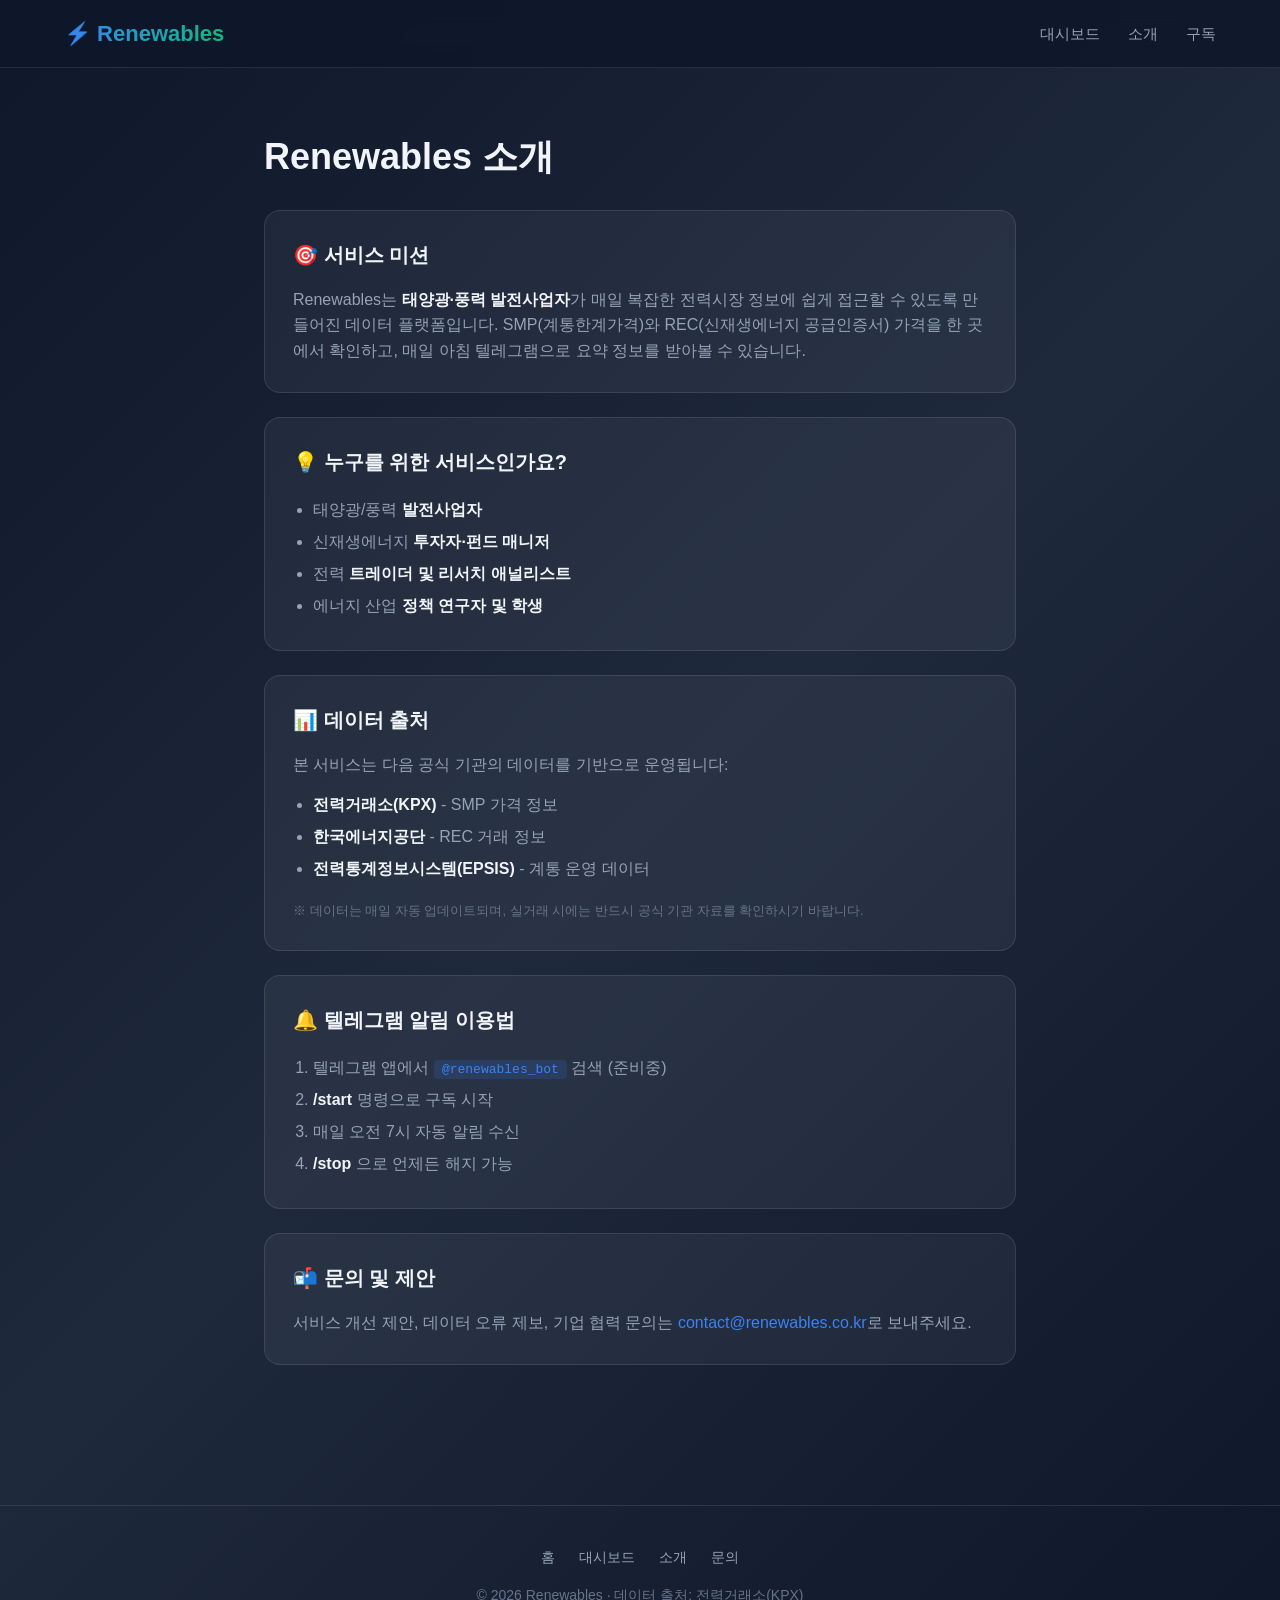
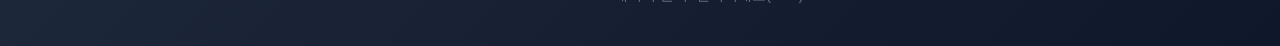
<file: about.html>
<!DOCTYPE html>
<html lang="ko">
<head>
<meta charset="UTF-8">
<meta name="viewport" content="width=device-width, initial-scale=1.0">
<title>소개 - Renewables</title>
<meta name="description" content="Renewables 서비스 소개 및 데이터 출처 안내">
<link rel="stylesheet" href="assets/style.css">
</head>
<body>

<nav class="nav">
  <div class="nav-inner">
    <a href="/" class="logo">⚡ Renewables</a>
    <div class="nav-links">
      <a href="/dashboard.html">대시보드</a>
      <a href="/about.html">소개</a>
      <a href="/#subscribe">구독</a>
    </div>
  </div>
</nav>

<div class="container" style="max-width:800px">
  <h1 class="section-title" style="text-align:left; margin-bottom:24px">Renewables 소개</h1>

  <div class="card" style="margin-bottom:24px">
    <h3 style="font-size:20px; margin-bottom:16px">🎯 서비스 미션</h3>
    <p style="color:var(--text-secondary); font-size:16px">
      Renewables는 <strong style="color:var(--text-primary)">태양광·풍력 발전사업자</strong>가 
      매일 복잡한 전력시장 정보에 쉽게 접근할 수 있도록 만들어진 데이터 플랫폼입니다.
      SMP(계통한계가격)와 REC(신재생에너지 공급인증서) 가격을 한 곳에서 확인하고, 
      매일 아침 텔레그램으로 요약 정보를 받아볼 수 있습니다.
    </p>
  </div>

  <div class="card" style="margin-bottom:24px">
    <h3 style="font-size:20px; margin-bottom:16px">💡 누구를 위한 서비스인가요?</h3>
    <ul style="color:var(--text-secondary); font-size:16px; padding-left:20px; line-height:2">
      <li>태양광/풍력 <strong style="color:var(--text-primary)">발전사업자</strong></li>
      <li>신재생에너지 <strong style="color:var(--text-primary)">투자자·펀드 매니저</strong></li>
      <li>전력 <strong style="color:var(--text-primary)">트레이더 및 리서치 애널리스트</strong></li>
      <li>에너지 산업 <strong style="color:var(--text-primary)">정책 연구자 및 학생</strong></li>
    </ul>
  </div>

  <div class="card" style="margin-bottom:24px">
    <h3 style="font-size:20px; margin-bottom:16px">📊 데이터 출처</h3>
    <p style="color:var(--text-secondary); margin-bottom:12px">
      본 서비스는 다음 공식 기관의 데이터를 기반으로 운영됩니다:
    </p>
    <ul style="color:var(--text-secondary); padding-left:20px; line-height:2">
      <li><strong style="color:var(--text-primary)">전력거래소(KPX)</strong> - SMP 가격 정보</li>
      <li><strong style="color:var(--text-primary)">한국에너지공단</strong> - REC 거래 정보</li>
      <li><strong style="color:var(--text-primary)">전력통계정보시스템(EPSIS)</strong> - 계통 운영 데이터</li>
    </ul>
    <p style="color:var(--text-muted); font-size:13px; margin-top:16px">
      ※ 데이터는 매일 자동 업데이트되며, 실거래 시에는 반드시 공식 기관 자료를 확인하시기 바랍니다.
    </p>
  </div>

  <div class="card" style="margin-bottom:24px">
    <h3 style="font-size:20px; margin-bottom:16px">🔔 텔레그램 알림 이용법</h3>
    <ol style="color:var(--text-secondary); padding-left:20px; line-height:2">
      <li>텔레그램 앱에서 <code style="background:rgba(59,130,246,0.15); padding:2px 8px; border-radius:4px; color:var(--blue)">@renewables_bot</code> 검색 (준비중)</li>
      <li><strong style="color:var(--text-primary)">/start</strong> 명령으로 구독 시작</li>
      <li>매일 오전 7시 자동 알림 수신</li>
      <li><strong style="color:var(--text-primary)">/stop</strong> 으로 언제든 해지 가능</li>
    </ol>
  </div>

  <div class="card">
    <h3 style="font-size:20px; margin-bottom:16px">📬 문의 및 제안</h3>
    <p style="color:var(--text-secondary)">
      서비스 개선 제안, 데이터 오류 제보, 기업 협력 문의는 
      <a href="mailto:contact@renewables.co.kr">contact@renewables.co.kr</a>로 보내주세요.
    </p>
  </div>
</div>

<footer class="footer">
  <div class="footer-links">
    <a href="/">홈</a>
    <a href="/dashboard.html">대시보드</a>
    <a href="/about.html">소개</a>
    <a href="mailto:contact@renewables.co.kr">문의</a>
  </div>
  <p>© 2026 Renewables · 데이터 출처: 전력거래소(KPX)</p>
</footer>

</body>
</html>
</file>
<file: assets/style.css>
/* ======================================
   Renewables - Design System
====================================== */
:root {
  --bg-primary: #0f172a;
  --bg-secondary: #1e293b;
  --bg-card: rgba(255, 255, 255, 0.05);
  --border: rgba(255, 255, 255, 0.1);
  --text-primary: #f1f5f9;
  --text-secondary: #94a3b8;
  --text-muted: #64748b;
  --blue: #3b82f6;
  --green: #10b981;
  --red: #ef4444;
  --yellow: #f59e0b;
  --gradient: linear-gradient(90deg, #3b82f6, #10b981);
}

* { box-sizing: border-box; margin: 0; padding: 0; }

html { scroll-behavior: smooth; }

body {
  font-family: -apple-system, BlinkMacSystemFont, 'Pretendard', 'Segoe UI', sans-serif;
  background: linear-gradient(135deg, var(--bg-primary) 0%, var(--bg-secondary) 50%, var(--bg-primary) 100%);
  color: var(--text-primary);
  min-height: 100vh;
  line-height: 1.6;
}

a { color: var(--blue); text-decoration: none; }
a:hover { opacity: 0.8; }

/* Navigation */
.nav {
  position: sticky;
  top: 0;
  z-index: 100;
  background: rgba(15, 23, 42, 0.85);
  backdrop-filter: blur(12px);
  border-bottom: 1px solid var(--border);
}
.nav-inner {
  max-width: 1200px;
  margin: 0 auto;
  padding: 16px 24px;
  display: flex;
  justify-content: space-between;
  align-items: center;
}
.logo {
  font-size: 22px;
  font-weight: 800;
  background: var(--gradient);
  -webkit-background-clip: text;
  -webkit-text-fill-color: transparent;
  background-clip: text;
}
.nav-links { display: flex; gap: 28px; }
.nav-links a {
  color: var(--text-secondary);
  font-size: 15px;
  font-weight: 500;
  transition: color 0.2s;
}
.nav-links a:hover { color: var(--text-primary); }

/* Container */
.container {
  max-width: 1200px;
  margin: 0 auto;
  padding: 60px 24px;
}

/* Hero */
.hero { text-align: center; padding: 80px 24px; }
.hero h1 {
  font-size: 64px;
  font-weight: 800;
  letter-spacing: -1.5px;
  margin-bottom: 20px;
  background: var(--gradient);
  -webkit-background-clip: text;
  -webkit-text-fill-color: transparent;
  background-clip: text;
}
.hero .tagline {
  font-size: 22px;
  color: var(--text-secondary);
  margin-bottom: 40px;
  font-weight: 400;
}
.hero-cta { display: flex; gap: 12px; justify-content: center; flex-wrap: wrap; }

/* Button */
.btn {
  display: inline-block;
  padding: 14px 28px;
  border-radius: 10px;
  font-weight: 600;
  font-size: 16px;
  transition: all 0.2s;
  cursor: pointer;
  border: none;
}
.btn-primary {
  background: var(--gradient);
  color: white;
}
.btn-primary:hover { transform: translateY(-2px); box-shadow: 0 10px 30px rgba(59, 130, 246, 0.3); }
.btn-secondary {
  background: var(--bg-card);
  color: var(--text-primary);
  border: 1px solid var(--border);
}
.btn-secondary:hover { background: rgba(255, 255, 255, 0.1); }

/* Status Badge */
.status {
  display: inline-flex;
  align-items: center;
  gap: 8px;
  background: rgba(16, 185, 129, 0.15);
  border: 1px solid rgba(16, 185, 129, 0.3);
  color: var(--green);
  padding: 6px 14px;
  border-radius: 20px;
  font-size: 13px;
  font-weight: 500;
}
.status .dot {
  width: 8px;
  height: 8px;
  background: var(--green);
  border-radius: 50%;
  animation: blink 1.5s infinite;
}
@keyframes blink { 0%, 100% { opacity: 1; } 50% { opacity: 0.3; } }

/* Section Headers */
.section-title {
  font-size: 36px;
  font-weight: 800;
  margin-bottom: 16px;
  text-align: center;
}
.section-subtitle {
  color: var(--text-secondary);
  text-align: center;
  margin-bottom: 48px;
  font-size: 18px;
}

/* Cards */
.card {
  background: var(--bg-card);
  border: 1px solid var(--border);
  border-radius: 16px;
  padding: 28px;
  transition: all 0.3s;
}
.card:hover {
  border-color: rgba(59, 130, 246, 0.3);
  transform: translateY(-4px);
}

/* Grid */
.grid { display: grid; gap: 20px; }
.grid-3 { grid-template-columns: repeat(3, 1fr); }
.grid-4 { grid-template-columns: repeat(4, 1fr); }
.grid-2 { grid-template-columns: repeat(2, 1fr); }

/* Live Data Card */
.live-card {
  background: var(--bg-card);
  border: 1px solid var(--border);
  border-radius: 16px;
  padding: 32px;
  text-align: center;
}
.live-card .label {
  font-size: 14px;
  color: var(--text-secondary);
  margin-bottom: 12px;
  letter-spacing: 0.5px;
  text-transform: uppercase;
}
.live-card .value {
  font-size: 48px;
  font-weight: 800;
  margin-bottom: 8px;
  background: var(--gradient);
  -webkit-background-clip: text;
  -webkit-text-fill-color: transparent;
  background-clip: text;
}
.live-card .unit { font-size: 18px; color: var(--text-muted); font-weight: 500; }
.live-card .change {
  display: inline-block;
  margin-top: 12px;
  padding: 4px 12px;
  border-radius: 12px;
  font-size: 13px;
  font-weight: 600;
}
.change.up { background: rgba(239, 68, 68, 0.15); color: var(--red); }
.change.down { background: rgba(16, 185, 129, 0.15); color: var(--green); }

/* Feature Card */
.feature {
  text-align: center;
}
.feature-icon {
  font-size: 48px;
  margin-bottom: 16px;
  display: block;
}
.feature h3 {
  font-size: 20px;
  font-weight: 700;
  margin-bottom: 12px;
}
.feature p {
  color: var(--text-secondary);
  font-size: 15px;
}

/* Stats Bar */
.stats-bar {
  display: grid;
  grid-template-columns: repeat(3, 1fr);
  background: var(--bg-card);
  border: 1px solid var(--border);
  border-radius: 16px;
  padding: 32px;
}
.stat-item { text-align: center; }
.stat-item .num {
  font-size: 36px;
  font-weight: 800;
  background: var(--gradient);
  -webkit-background-clip: text;
  -webkit-text-fill-color: transparent;
  background-clip: text;
}
.stat-item .txt {
  color: var(--text-secondary);
  font-size: 14px;
  margin-top: 4px;
}

/* Footer */
.footer {
  border-top: 1px solid var(--border);
  padding: 40px 24px;
  text-align: center;
  color: var(--text-muted);
  font-size: 14px;
  margin-top: 80px;
}
.footer-links { margin-bottom: 16px; display: flex; justify-content: center; gap: 24px; }
.footer-links a { color: var(--text-secondary); }

/* Chart Container */
.chart-wrap {
  background: var(--bg-card);
  border: 1px solid var(--border);
  border-radius: 16px;
  padding: 32px;
  margin-bottom: 24px;
}
.chart-wrap h3 {
  font-size: 20px;
  margin-bottom: 24px;
  display: flex;
  justify-content: space-between;
  align-items: center;
}
.chart-wrap canvas { max-height: 400px; }

/* Table */
.table {
  width: 100%;
  border-collapse: collapse;
  margin-top: 16px;
}
.table th, .table td {
  padding: 14px 16px;
  text-align: left;
  border-bottom: 1px solid var(--border);
}
.table th {
  color: var(--text-secondary);
  font-weight: 600;
  font-size: 13px;
  text-transform: uppercase;
  letter-spacing: 0.5px;
}
.table tr:hover { background: rgba(255, 255, 255, 0.03); }

/* Responsive */
@media (max-width: 768px) {
  .hero h1 { font-size: 40px; }
  .hero .tagline { font-size: 16px; }
  .section-title { font-size: 28px; }
  .grid-3, .grid-4 { grid-template-columns: 1fr; }
  .grid-2 { grid-template-columns: 1fr; }
  .stats-bar { grid-template-columns: 1fr; gap: 24px; }
  .nav-links { gap: 16px; }
  .nav-links a { font-size: 13px; }
  .live-card .value { font-size: 36px; }
  .container { padding: 40px 16px; }
}
</file>
